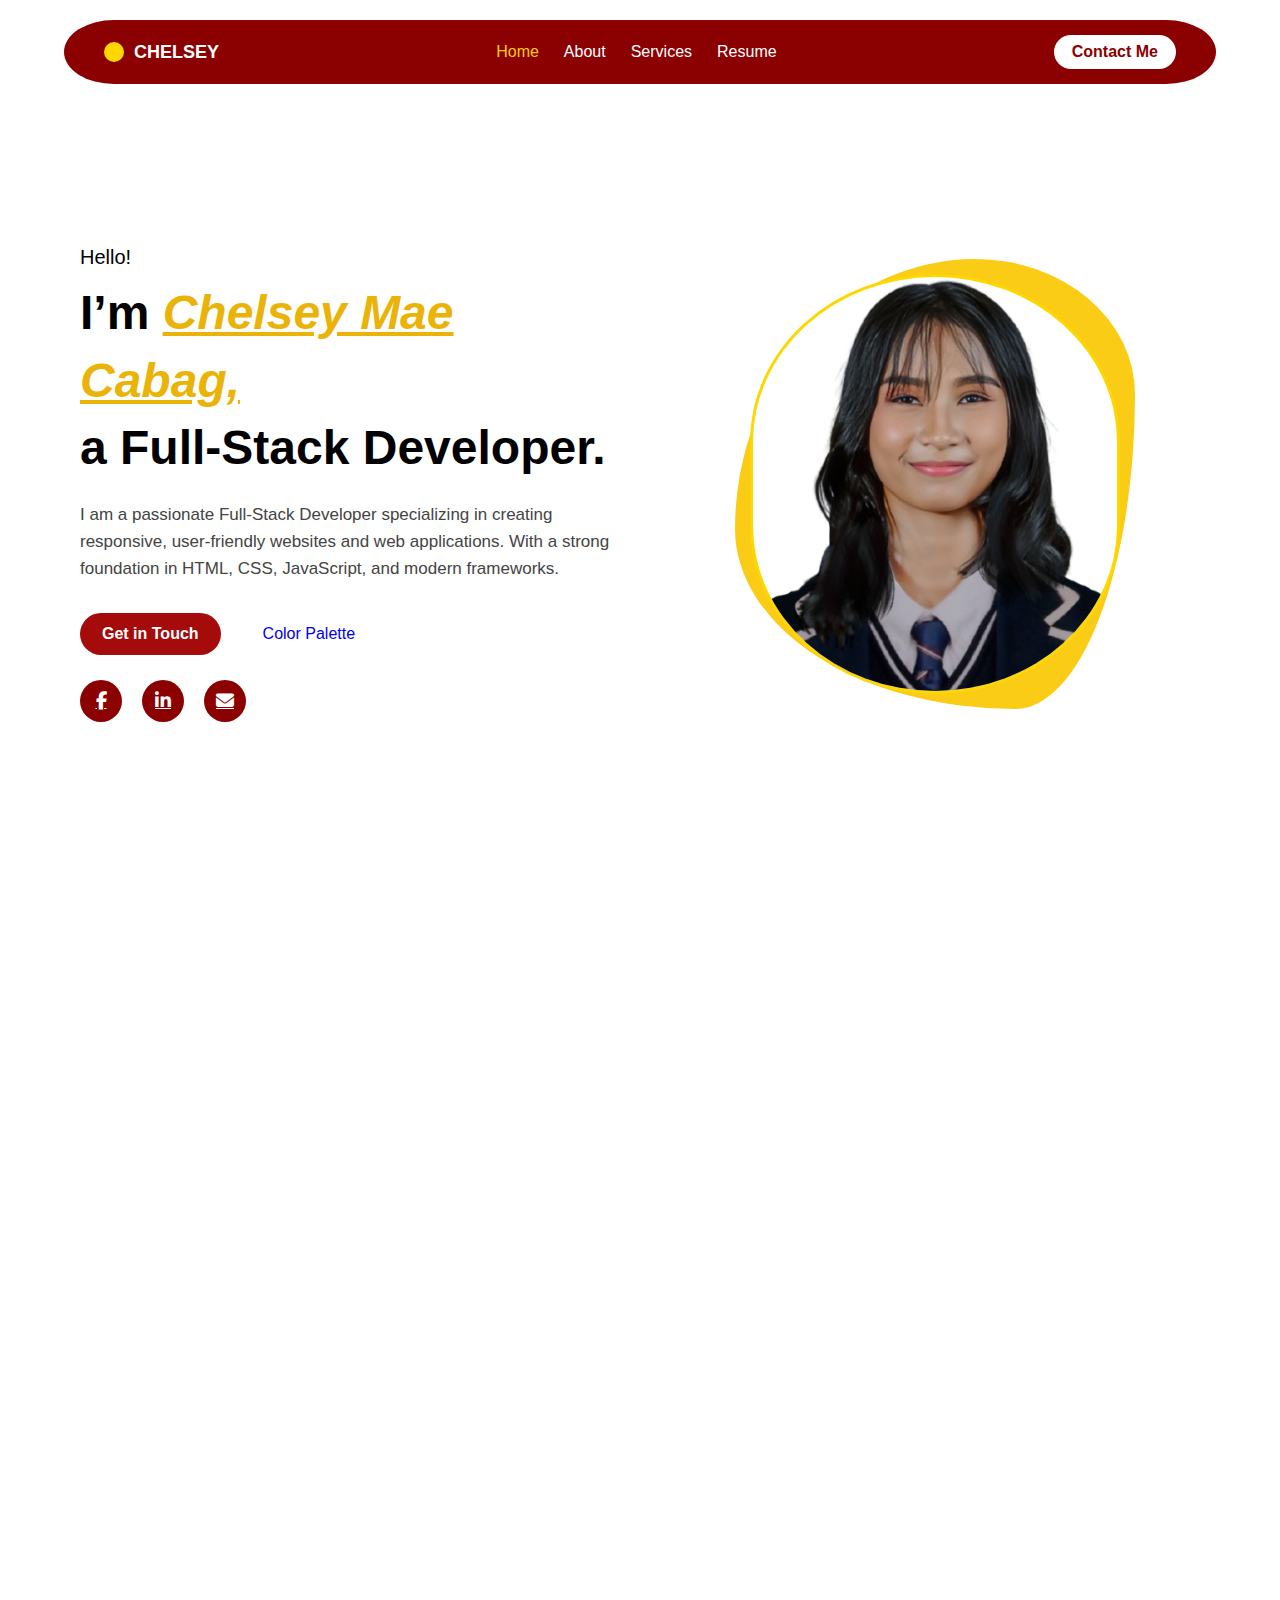
<file: index.html>
<!DOCTYPE html>
<html lang="en">
<head>
  <meta charset="UTF-8" />
  <meta name="viewport" content="width=device-width, initial-scale=1.0"/>
  <title>Portfolio | Chelsey Mae Cabag</title>
  <link rel="stylesheet" href="style.css" />
  <link rel="stylesheet" href="https://cdnjs.cloudflare.com/ajax/libs/font-awesome/6.4.0/css/all.min.css">

  <style>
    html, body {
      scroll-behavior: smooth;
      overflow-x: hidden;
    }

    /* ABOUT SECTION */
    #about {
      background: linear-gradient(135deg, #c62828 0%, #8e0000 100%);
      color: #fff;
      min-height: 100vh;
      padding: 80px 20px;
      display: flex;
      align-items: center;
      justify-content: center;
    }

    .about-content {
      max-width: 1200px;
      display: flex;
      align-items: center;
      justify-content: center;
      gap: 60px;
      flex-wrap: wrap;
    }

    .about .profile-container {
      position: relative;
      width: 380px;
      height: 420px;
    }

    .about .blob {
      position: absolute;
      top: 0;
      left: 0;
      width: 100%;
      height: 100%;
      background-color: #facc15;
      border-radius: 60% 40% 30% 70% / 60% 30% 70% 40%;
      transition: border-radius 0.3s ease;
    }

    .about .ellipse-border {
      position: absolute;
      top: 15px;
      left: 15px;
      width: 350px;
      height: 390px;
      overflow: hidden;
      border: 3px solid gold;
      border-radius: 50% / 40%;
      background: white;
      z-index: 2;
    }

    .about .ellipse-border img {
      width: 100%;
      height: 100%;
      object-fit: cover;
    }

    .about .text-section {
      max-width: 600px;
    }

    .about .description {
      color: rgba(255, 255, 255, 0.9);
      font-size: 1.1rem;
      line-height: 1.8;
      text-align: justify;
    }
    .text-section {
       max-width: 600px;
      text-align: left;
    }

    .text-section .cta-button {
      display: inline-block;
      margin-top: 20px;
      margin-left: 0; 
    }

    .cta-button {
      display: inline-block;
      padding: 12px 35px;
      background: #ffd54f;
      color: #c62828;
      font-weight: 600;
      text-decoration: none;
      border-radius: 30px;
      margin-top: 20px;
      transition: 0.3s ease;
    }

    .cta-button:hover {
      background: #ffeb3b;
      transform: translateY(-3px);
    }

    .social-links {
      display: flex;
      gap: 20px;
      margin-top: 20px;
    }

    .social-links a {
      width: 45px;
      height: 45px;
      display: flex;
      align-items: center;
      justify-content: center;
      background: rgba(255, 255, 255, 0.15);
      border-radius: 10px;
      color: #fff;
      font-size: 1.3rem;
      transition: 0.3s ease;
    }

    .social-links a:hover {
      transform: translateY(-5px);
    }

    .social-links a.facebook:hover { background: #3b5998; }
    .social-links a.linkedin:hover { background: #0077b5; }
    .social-links a.gmail:hover { background: #ea4335; }
  </style>
</head>

<body>

  <!-- HEADER -->
  <header>
    <div class="logo">
      <div class="circle"></div>
      <span>CHELSEY</span>
    </div>
    <nav>
      <a href="#home" class="active">Home</a>
      <a href="#about">About</a>
      <a href="#services">Services</a>
      <a href="#resume">Resume</a>
    </nav>
    <a href="contact.html" class="contact-btn">Contact Me</a>
  </header>

  <section id="home" class="hero">
    <div class="hero-text">
      <p class="hello">Hello!</p>
      <h1>I’m <span class="name">Chelsey Mae Cabag,</span><br/>a Full-Stack Developer.</h1>
      <p class="description">
        I am a passionate Full-Stack Developer specializing in creating responsive, user-friendly websites and web applications. 
        With a strong foundation in HTML, CSS, JavaScript, and modern frameworks.
      </p>
      <div class="buttons">
        <a href="contact.html" class="btn primary">Get in Touch</a>
        <a href="bgcolorchanger.html" class="btn secondary">Color Palette</a>
      </div>
      <div class="social-icons">
        <a href="https://facebook.com/" target="_blank"><i class="fab fa-facebook-f"></i></a>
        <a href="https://linkedin.com/" target="_blank"><i class="fab fa-linkedin-in"></i></a>
         <a href="mailto:chelsey@example.com"><i class="fas fa-envelope"></i></a>
</div>
    </div>

    <div class="hero-image">
      <div class="image-container">
        <div class="blob"></div>
        <div class="ellipse-border">
          <img src="formalpic.png" alt="Chelsey Mae Cabag" />
        </div>
      </div>
    </div>
  </section>
 <!-- ABOUT SECTION -->
   <section id="about" class="about-section">
    <div class="about-container">
      <h1 class="about-title">Skills & Expertise</h1>

      <div class="skills-grid">
        <div class="skill-box">
          <i class="fa-solid fa-code skill-icon"></i>
          <h3>Languages</h3>
          <p>C, Java, HTML, CSS, JavaScript, PHP</p>
        </div>
        <div class="skill-box">
          <i class="fa-solid fa-layer-group skill-icon"></i>
          <h3>Frameworks & Libraries</h3>
          <p>React, Node.js, Express</p>
        </div>
        <div class="skill-box">
          <i class="fa-solid fa-database skill-icon"></i>
          <h3>Databases</h3>
          <p>MySQL, Firebase</p>
        </div>
        <div class="skill-box">
          <i class="fa-solid fa-tools skill-icon"></i>
          <h3>Tools</h3>
          <p>Git, VS Code, Figma, Adobe Photoshop</p>
        </div>
      </div>

      <p class="about-description">
        I enjoy working with modern web technologies, building dynamic interfaces, 
        and solving real-world problems through clean and scalable code. Whether it’s designing 
        engaging user interfaces or developing powerful backend systems, I aim to deliver 
        solutions that combine creativity with functionality.
      </p>
    </div>
  </section>
  <!-- SERVICES SECTION -->
<section id="services" class="services-section">
  <div class="bg-shapes">
    <div class="shape"></div>
    <div class="shape"></div>
    <div class="shape"></div>
  </div>

  <div class="container">
    <h1>My Services</h1>

    <div class="services-wrapper">
      <div class="service-tag tag-frontend">
        <span class="dot dot-blue"></span>
        <span>Front-end</span>
      </div>

      <div class="service-tag tag-backend">
        <span class="dot dot-black"></span>
        <span>Back-end</span>
      </div>

      <div class="service-tag tag-graphics">
        <span class="dot dot-gold"></span>
        <span>Graphics Design</span>
      </div>

      <div class="service-tag tag-uiux">
        <span class="dot dot-pink"></span>
        <span>UI/UX Design</span>
      </div>

      <div class="center-text">
        I build complete, responsive, and high-performing websites from start to finish.
      </div>
    </div>
  </div>
</section>

</body>
</html>
</file>
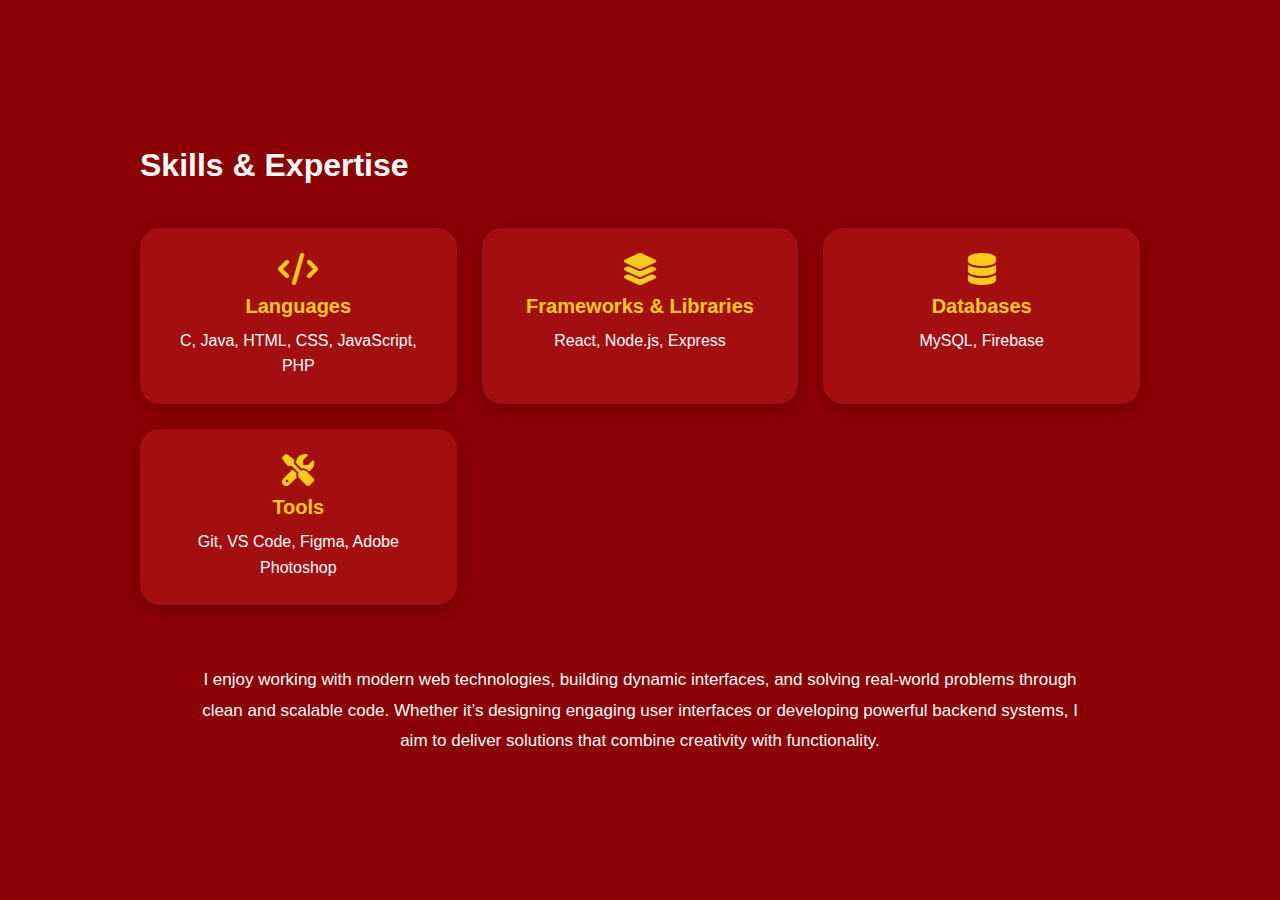
<file: about.html>
<!DOCTYPE html>
<html lang="en">
<head>
  <meta charset="UTF-8" />
  <meta name="viewport" content="width=device-width, initial-scale=1.0" />
  <title>About | Chelsey Mae Cabag</title>
  <link rel="stylesheet" href="style.css" /> 
  <link rel="stylesheet" href="https://cdnjs.cloudflare.com/ajax/libs/font-awesome/6.4.0/css/all.min.css">
</head>


  <section id="about" class="about-section">
    <div class="about-container">
      <h1 class="about-title">Skills & Expertise</h1>

      <div class="skills-grid">
        <div class="skill-box">
          <i class="fa-solid fa-code skill-icon"></i>
          <h3>Languages</h3>
          <p>C, Java, HTML, CSS, JavaScript, PHP</p>
        </div>
        <div class="skill-box">
          <i class="fa-solid fa-layer-group skill-icon"></i>
          <h3>Frameworks & Libraries</h3>
          <p>React, Node.js, Express</p>
        </div>
        <div class="skill-box">
          <i class="fa-solid fa-database skill-icon"></i>
          <h3>Databases</h3>
          <p>MySQL, Firebase</p>
        </div>
        <div class="skill-box">
          <i class="fa-solid fa-tools skill-icon"></i>
          <h3>Tools</h3>
          <p>Git, VS Code, Figma, Adobe Photoshop</p>
        </div>
      </div>

      <p class="about-description">
        I enjoy working with modern web technologies, building dynamic interfaces, 
        and solving real-world problems through clean and scalable code. Whether it’s designing 
        engaging user interfaces or developing powerful backend systems, I aim to deliver 
        solutions that combine creativity with functionality.
      </p>
    </div>
  </section>
</body>
</html>
</file>
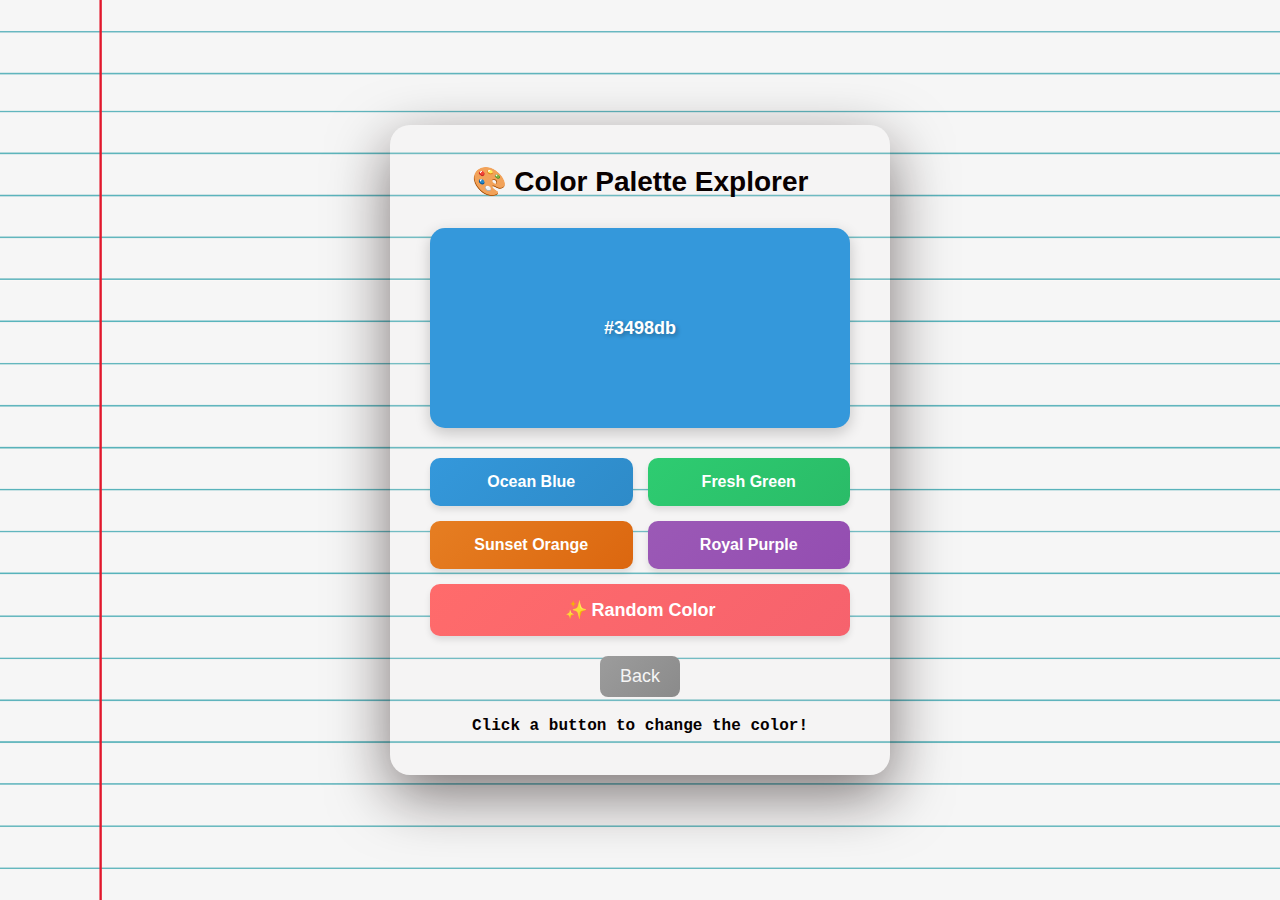
<file: bgcolorchanger.html>
<!DOCTYPE html>
<html lang="en">
<head>
    <meta charset="UTF-8">
    <meta name="viewport" content="width=device-width, initial-scale=1.0">
    <title>Color Palette</title>
    <style>
        * {
            margin: 0;
            padding: 0;
            box-sizing: border-box;
        }

        body {
            font-family: 'Segoe UI', Tahoma, Geneva, Verdana, sans-serif;
            background: url(paper.jpg) no-repeat center center/cover;
            min-height: 100vh;
            display: flex;
            justify-content: center;
            align-items: center;
            padding: 20px;
        }

        .container {
            background: rgba(240, 230, 230, 0.129);
            border: #060000;
            border-radius: 20px;
            padding: 40px;
            box-shadow: 0 20px 60px rgba(20, 7, 7, 0.541);
            max-width: 500px;
            width: 100%;
        }

        h1 {
            text-align: center;
            color: #090000;
            margin-bottom: 30px;
            font-size: 28px;
        }

        .color-box {
            width: 100%;
            height: 200px;
            background-color: #3498db;
            border-radius: 15px;
            margin-bottom: 30px;
            transition: all 0.4s ease;
            box-shadow: 0 5px 15px rgba(0, 0, 0, 0.2);
            display: flex;
            justify-content: center;
            align-items: center;
            color: white;
            font-size: 18px;
            font-weight: bold;
            text-shadow: 2px 2px 4px rgba(0, 0, 0, 0.3);
        }

        .button-container {
            display: grid;
            grid-template-columns: repeat(2, 1fr);
            gap: 15px;
        }

        button {
            padding: 15px 25px;
            font-size: 16px;
            font-weight: 600;
            border: none;
            border-radius: 10px;
            cursor: pointer;
            transition: background-position 0.45s ease, transform 0.25s ease, box-shadow 0.25s ease, color 0.2s ease, opacity 0.2s ease;
            color: white;
            box-shadow: 0 4px 6px rgba(0, 0, 0, 0.1);
            background-size: 200% 100%;
            background-position: left center;
        }

        button:hover {
            transform: translateY(-4px);
            box-shadow: 0 8px 18px rgba(0, 0, 0, 0.18);
            background-position: right center;
        }

        button:active {
            transform: translateY(0);
            box-shadow: 0 6px 12px rgba(0, 0, 0, 0.15);
        }

        .btn-blue {
            background-image: linear-gradient(135deg, #3498db, #2980b9);
        }

        .btn-green {
            background-image: linear-gradient(135deg, #2ecc71, #27ae60);
        }

        .btn-orange {
            background-image: linear-gradient(135deg, #e67e22, #d35400);
        }

        .btn-purple {
            background-image: linear-gradient(135deg, #9b59b6, #8e44ad);
        }

        .btn-random {
            grid-column: 1 / -1;
            background-image: linear-gradient(135deg, #ff6b6b, #ee5a6f);
            font-size: 18px;
        }

        .btn.back {
            display: block;
            margin: 20px auto 10px;
            padding: 10px 20px;
            background-image: linear-gradient(135deg, #9c9c9c, #7f7f7f);
            color: #f5f5f5;
            text-decoration: none;
            font-size: 18px;
            border-radius: 8px;
            transition: background-position 0.45s ease, transform 0.25s ease, box-shadow 0.25s ease;
            text-align: center;
            width: fit-content;
            background-size: 200% 100%;
            background-position: left center;
        }

        .btn.back:hover {
            transform: translateY(-4px);
            box-shadow: 0 8px 18px rgba(0,0,0,0.18);
            background-position: right center;
        }

        .color-code {
            text-align: center;
            font-weight: bold;
            margin-top: 20px;
            font-size: 16px;
            color: #060000;
            font-family: 'Courier New', monospace;
        }
    </style>
</head>
<body>
    <div class="container">
        <h1>🎨 Color Palette Explorer</h1>
        
        <div class="color-box" id="colorBox">
            #3498db
        </div>

        <div class="button-container">
            <button class="btn-blue" onclick="changeColor('#3498db')">Ocean Blue</button>
            <button class="btn-green" onclick="changeColor('#2ecc71')">Fresh Green</button>
            <button class="btn-orange" onclick="changeColor('#e67e22')">Sunset Orange</button>
            <button class="btn-purple" onclick="changeColor('#9b59b6')">Royal Purple</button>
            <button class="btn-random" onclick="randomColor()">✨ Random Color</button>
        </div>

        <a href="index.html" class="btn back">Back</a>

        <div class="color-code" id="colorCode">
            Click a button to change the color!
        </div>
    </div>

    <script>
        const colorBox = document.getElementById('colorBox');
        const colorCode = document.getElementById('colorCode');

        function changeColor(color) {
            colorBox.style.backgroundColor = color;
            colorBox.textContent = color;
            colorCode.textContent = `Current color: ${color}`;
        }

        function randomColor() {
            const r = Math.floor(Math.random() * 256);
            const g = Math.floor(Math.random() * 256);
            const b = Math.floor(Math.random() * 256);
            const hexColor = '#' + [r, g, b].map(x => {
                const hex = x.toString(16);
                return hex.length === 1 ? '0' + hex : hex;
            }).join('');
            
            changeColor(hexColor);
        }
    </script>
</body>
</html>
</file>
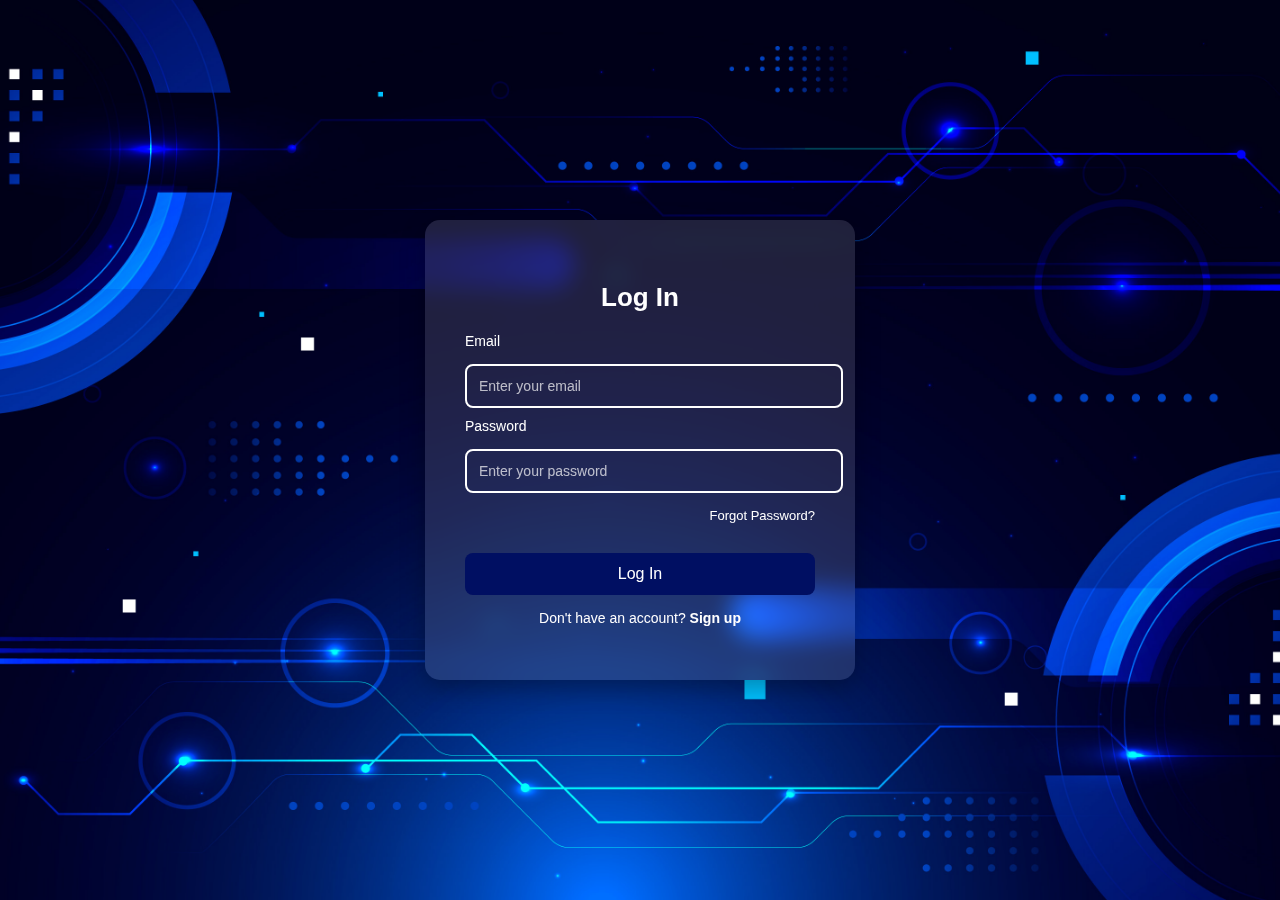
<file: login.html>
<!DOCTYPE html>
<html lang="en">
<head>
  <meta charset="UTF-8">
  <meta name="viewport" content="width=device-width, initial-scale=1.0">
  <title>Login Page</title>
  <link rel="stylesheet" href="styles.css">
</head>
<body>
  <div class="container">
    <!-- Left: Login Form -->
    <div class="form-container">
      <h2>Log In</h2>
      <form>
  <label for="email">Email</label>
  <input type="email" id="email" placeholder="Enter your email">

  <label for="password">Password</label>
  <input type="password" id="password" placeholder="Enter your password">

  <div class="forgot-password">
    <a href="forgotpass.html">Forgot Password?</a>
  </div>

  <button class="btn">Log In</button>

  <div class="alt">
    <p>Don't have an account? <a href="registration.html">Sign up</a></p>
  </div>
</form>
    </div>
  </div>
</body>
</html>
</file>
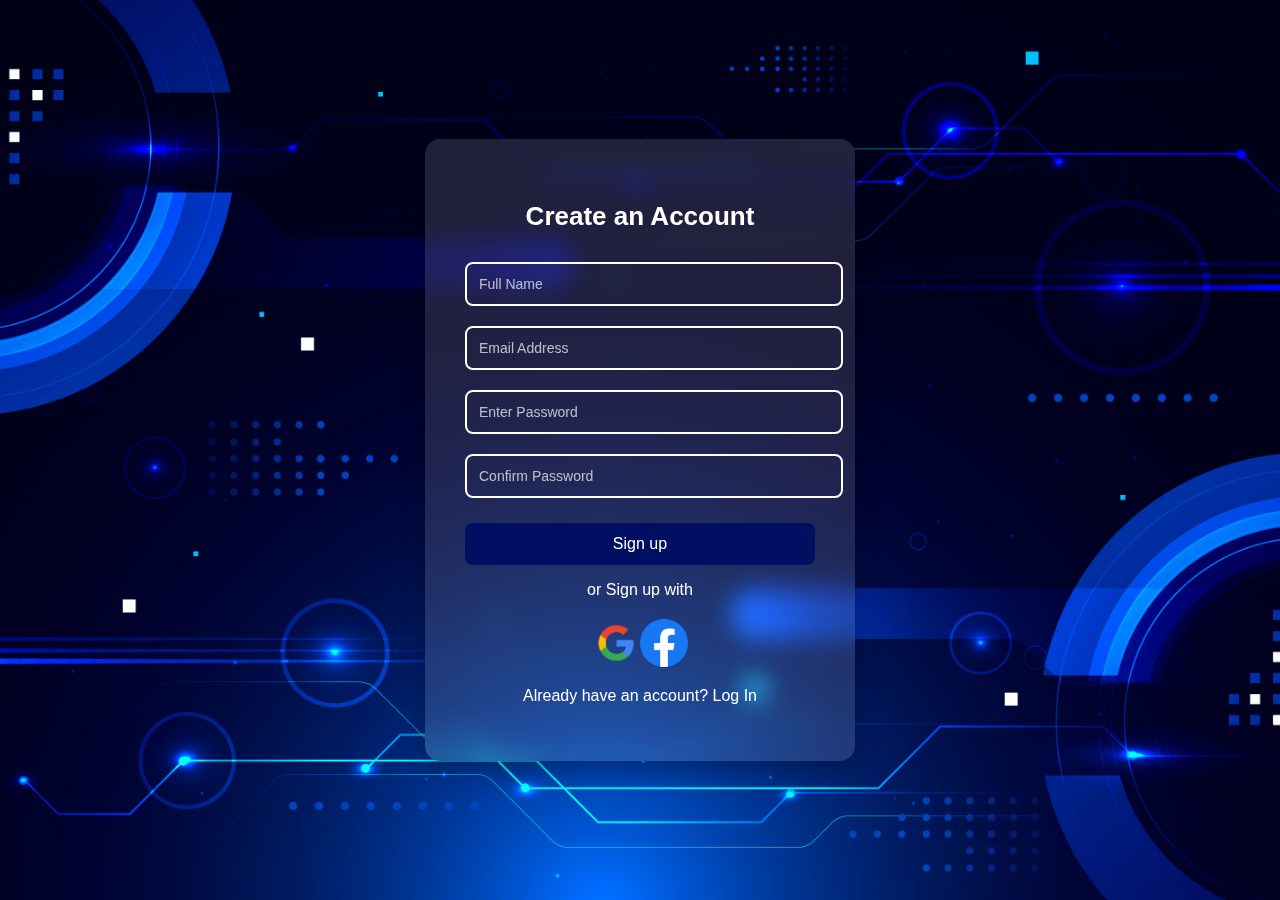
<file: registration.html>
<!DOCTYPE html>
<html lang="en">
<head>
  <meta charset="UTF-8">
  <meta name="viewport" content="width=device-width, initial-scale=1.0">
  <title>Register</title>
  <link rel="stylesheet" href="styles.css">
</head>
<body>
    <!-- Right: Registration Form -->
    <div class="form-container">
      <h2>Create an Account</h2>
      <form>
        <input type="text" placeholder="Full Name" required>
        <input type="email" placeholder="Email Address" required>
        <input type="password" placeholder="Enter Password" required>
        <input type="password" placeholder="Confirm Password" required>

        <button type="submit" class="btn">Sign up</button>

        <p class="alt-signup">or Sign up with</p>
        <div class="social-login">
  <a href="google-auth.php"><img src="google.png" alt="Google"></a>
  <a href="facebook-auth.php"><img src="fb.png" alt="Facebook"></a>
</div>
    <div class="sign-up">
      <p>Already have an account? <a href="login.html">Log In</a></p>
    </div>
      </form>
    </div>
  </div>
</body>
</html>
</file>
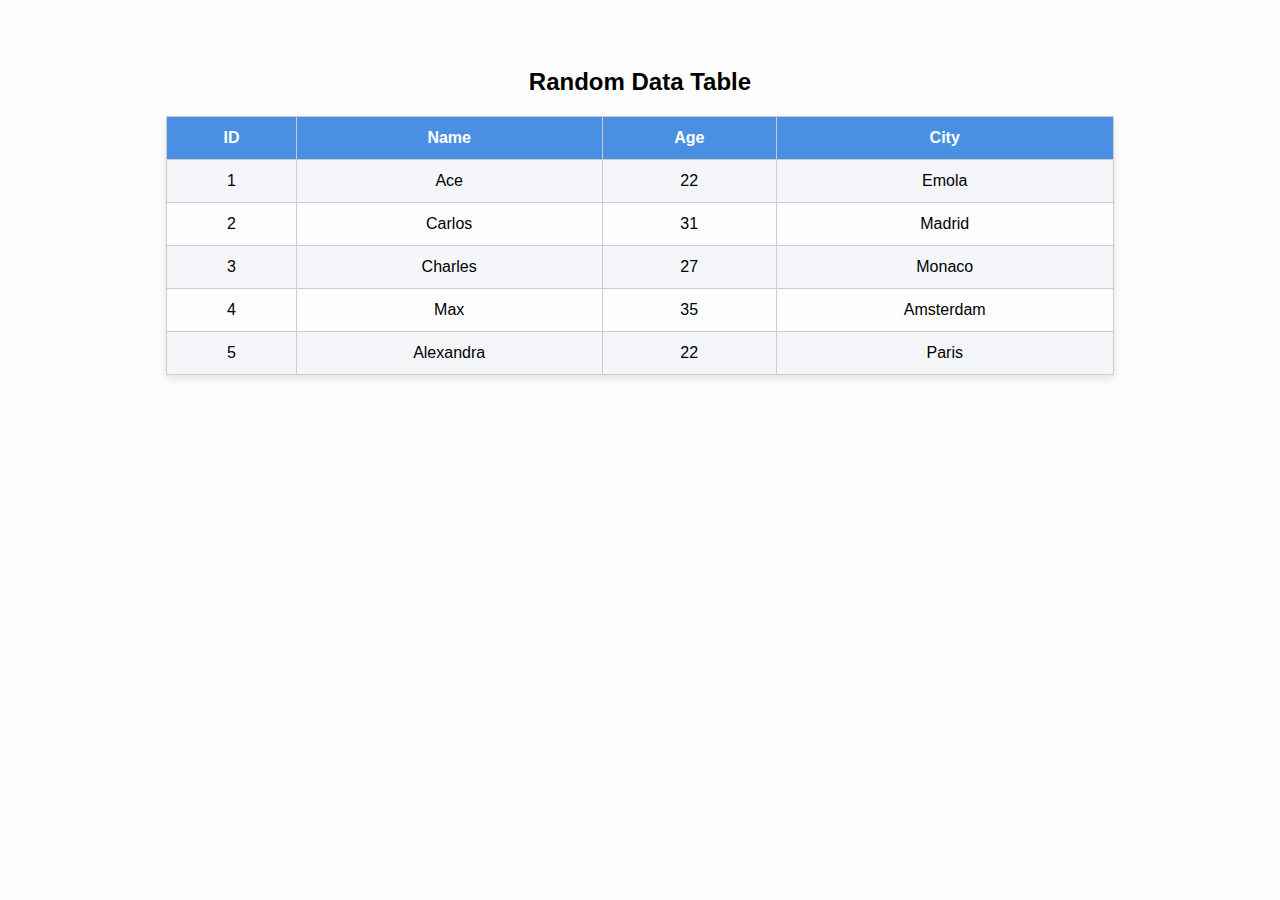
<file: table.html>
<!DOCTYPE html>
<html lang="en">
<head>
  <meta charset="UTF-8">
  <meta name="viewport" content="width=device-width, initial-scale=1.0">
  <title>Random Data Table</title>
  <style>
    body {
      font-family: Arial, sans-serif;
      background: #fdfdfd;
      padding: 40px;
    }
    h2 {
      text-align: center;
      margin-bottom: 20px;
    }
    table {
      width: 80%;
      margin: auto;
      border-collapse: collapse;
      box-shadow: 0 4px 8px rgba(0,0,0,0.1);
    }
    th, td {
      padding: 12px;
      border: 1px solid #ccc;
      text-align: center;
    }
    th {
      background: #4a90e2;
      color: white;
    }
    tr:nth-child(even) {
      background: #f4f6f9;
    }
  </style>
</head>
<body>
  <h2>Random Data Table</h2>
  <table>
    <tr>
      <th>ID</th>
      <th>Name</th>
      <th>Age</th>
      <th>City</th>
    </tr>
    <tr><td>1</td><td>Ace</td><td>22</td><td>Emola</td></tr>
    <tr><td>2</td><td>Carlos</td><td>31</td><td>Madrid</td></tr>
    <tr><td>3</td><td>Charles</td><td>27</td><td>Monaco</td></tr>
    <tr><td>4</td><td>Max</td><td>35</td><td>Amsterdam</td></tr>
    <tr><td>5</td><td>Alexandra</td><td>22</td><td>Paris</td></tr>
  </table>
</body>
</html>
</file>
<file: styles.css>
/* Background */
body {
  margin: 0;
  height: 100vh;
  display: flex;
  justify-content: center;
  align-items: center;
  background: url("background.jpg") no-repeat center center/cover;
  font-family: Arial, sans-serif;
}

/* Glassmorphism container */
.form-container {
  background: rgba(255, 255, 255, 0.126);
  backdrop-filter: blur(12px);
  border-radius: 15px;
  padding: 40px;
  width: 350px;
  text-align: center;
  color: #fff;
  box-shadow: 0 8px 25px rgba(0, 0, 0, 0.3);
}

/* Headings */
.form-container h2 {
  margin-bottom: 20px;
  font-size: 26px;
}

/* Labels (Email, Password, etc.) */
form label {
  display: block;
  text-align: left;    /* Align labels left */
  margin-bottom: 5px;
  font-size: 14px;
  color: #ffffff;      /* White text */
  font-weight: 500;
}

/* Inputs */
form input {
  width: 100%;
  padding: 12px;
  margin: 10px 0 10px 0;
  border: 2px solid #fff;    /* White border */
  border-radius: 8px;
  background: transparent;   /* Transparent background */
  outline: none;
  font-size: 14px;
  color: #fff;               /* White text inside */
}

form input::placeholder {
  color: rgba(255, 255, 255, 0.7);
}

/* Forgot password link under password input, aligned right */
.forgot-password {
  display: block;
  text-align: right;
  margin: 5px 0 15px 0;
  font-size: 13px;
}

.forgot-password a {
  color: #ffffff !important;
  text-decoration: none !important;
}

.forgot-password a:hover {
  text-decoration: underline !important;
}

.sign-up a {
  color: #ffffff !important;
  text-decoration: none !important;
}

/* Button */
.btn {
  width: 100%;
  padding: 12px;
  margin-top: 15px;
  border: none;
  border-radius: 8px;
  background: #000f62; 
  color: #ffffff;      
  font-size: 16px;
  cursor: pointer;
  transition: 0.3s;
}

.btn:hover {
  background: #6ab7ef;  
}

/* Alternative text (login/register switch, centered below button) */
.alt {
  margin-top: 15px;
  font-size: 14px;
  text-align: center;    /* Ensure centered */
}

.alt a {
  font-weight: bold;
  color: #ffffff !important;
  text-decoration: none;
}

.alt a:hover {
  text-decoration: underline;
}

/* Social login icons */
.social-login {
  display: flex;
  justify-content: center;
  margin-top: 20px;
}

.social-login img {
  width: 48px;
  height: 48px;
  object-fit: contain;
  cursor: pointer;
  transition: transform 0.2s;
}

.social-login img:hover {
  transform: scale(1.1);
}
</file>
<file: style.css>
/* =========================
   RESET & BASE STYLES
   ========================= */
* {
  margin: 0;
  padding: 0;
  box-sizing: border-box;
  font-family: "Segoe UI", sans-serif;
}

html, body {
  height: 100%;
  overflow-y: auto;
  scroll-behavior: smooth;
  overflow-x: hidden;
}

body {
  background: #ffffff;
  color: #000;
}

/* =========================
   HEADER
   ========================= */
header {
  display: flex;
  align-items: center;
  justify-content: space-between;
  background-color: #8b0000;
  padding: 15px 40px;
  border-radius: 50px / 50%;
  margin: 20px auto;
  width: 90%;
  max-width: 1200px;
}

.logo {
  display: flex;
  align-items: center;
  gap: 10px;
}

.logo .circle {
  width: 20px;
  height: 20px;
  background: gold;
  border-radius: 50%;
}

.logo span {
  font-weight: bold;
  color: white;
  font-size: 18px;
}

nav {
  display: flex;
  gap: 25px;
  flex-wrap: wrap;
}

nav a {
  color: white;
  text-decoration: none;
  font-weight: 500;
  transition: 0.3s;
}

nav a:hover,
nav a.active {
  color: #facc15;
}

.contact-btn {
  background: white;
  color: #8b0000;
  padding: 8px 18px;
  border-radius: 25px;
  font-weight: bold;
  text-decoration: none;
  transition: 0.3s;
}

.contact-btn:hover {
  background: #facc15;
  color: #8b0000;
}

/* =========================
   HERO SECTION
   ========================= */
.hero {
  height: 100vh;
  display: flex;
  justify-content: space-between;
  align-items: center;
  padding: 80px 100px;
  gap: 60px;
  flex-wrap: wrap;
  background: #fff;
  color: #000;
  overflow: hidden;
  position: relative;
  padding: 0 80px;
}

.hero-text {
  flex: 1;
  min-width: 300px;
  max-width: 600px;
  flex-direction: column;
  justify-content: center;
  transform: translateY(-70px);
}

.hello {
  font-size: 20px;
  margin-bottom: 10px;
}

h1 {
  font-size: 48px;
  font-weight: bold;
  margin-bottom: 20px;
  line-height: 1.4;
}

.name {
  color: #eab308;
  font-style: italic;
  font-weight: bold;
  text-decoration: underline;
}

.description {
  font-size: 17px;
  color: #444;
  line-height: 1.6;
  margin-bottom: 30px;
}

/* BUTTONS */
.buttons {
  display: flex;
  gap: 20px;
  flex-wrap: wrap;
}

.btn {
  padding: 12px 22px;
  border-radius: 25px;
  font-weight: 500;
  text-decoration: none;
  font-size: 16px;
  transition: 0.3s;
}

.primary {
  background: #a50b0b;
  color: #ffffff;
  font-weight: bold;
}

.primary:hover {
  background: #ffd633;
  transform: translateY(-3px);
}

/* SOCIAL ICONS */
.social-icons {
  margin-top: 25px;
  display: flex;
  align-items: center;
  gap: 20px;
}

.social-icons a {
  display: flex;
  align-items: center;
  justify-content: center;
  width: 42px;
  height: 42px;
  background-color: #8b0000;
  color: white;
  border-radius: 50%;
  font-size: 18px;
  transition: 0.3s;
}

.social-icons a:hover {
  background-color: #facc15;
  color: #8b0000;
  transform: scale(1.1);
}

/* HERO IMAGE */
.hero-image {
  flex: 1;
  display: flex;
  justify-content: center;
  align-items: center;
  transform: translateY(-70px);
}

.image-container {
  position: relative;
  width: 400px;
  height: 450px;
}

.blob {
  position: absolute;
  top: 0;
  left: 0;
  width: 100%;
  height: 100%;
  background-color: #facc15;
  border-radius: 60% 40% 30% 70% / 60% 30% 70% 40%;
  z-index: 1;
}

.ellipse-border {
  position: absolute;
  top: 15px;
  left: 15px;
  width: 370px;
  height: 420px;
  overflow: hidden;
  border: 3px solid gold;
  border-radius: 50% / 40%;
  background: white;
  z-index: 2;
}

.ellipse-border img {
  width: 100%;
  height: 100%;
  object-fit: cover;
}

/* =========================
   ABOUT SECTION
   ========================= */
.about-section {
  background-color: #8b0000;
  color: #fff;
  min-height: 100vh;
  padding: 100px 60px;
  display: flex;
  justify-content: center;
  align-items: center;
  text-align: center;
}

.about-container {
  max-width: 1000px;
  width: 100%;
}

.about-title {
  font-size: 32px;
  font-weight: 700;
  text-align: left;
  margin-bottom: 40px;
  color: #fff;
}

/* Skills Grid */
.skills-grid {
  display: grid;
  grid-template-columns: repeat(auto-fit, minmax(280px, 1fr));
  gap: 25px;
  margin-bottom: 60px;
}

.skill-box {
  background-color: #a30e0e;
  border-radius: 20px;
  padding: 25px;
  box-shadow: 0 4px 15px rgba(0, 0, 0, 0.2);
  transition: transform 0.3s ease, background 0.3s ease;
}

.skill-box:hover {
  transform: translateY(-5px);
  background-color: #b51212;
}

.skill-box i {
  font-size: 32px;
  color: #facc15;
  margin-bottom: 10px;
  display: block;
}

.skill-box h3 {
  color: #facc15;
  font-size: 20px;
  margin-bottom: 10px;
}

.skill-box p {
  font-size: 16px;
  line-height: 1.6;
  color: #fff;
}

/* ABOUT DESCRIPTION */
.about-description {
  max-width: 900px;
  margin: 0 auto;
  font-size: 17px;
  line-height: 1.8;
  color: #fff;
}

/* =========================
   SERVICES SECTION
   ========================= */
.services-section {
  position: relative;
  height: 100vh;
  display: flex;
  align-items: center;
  justify-content: center;
  background: #ffffff;
  overflow: hidden;
  padding: 80px 20px;
}

.services-section .container {
  max-width: 1200px;
  margin: 0 auto;
  position: relative;
  z-index: 2;
  text-align: center;
}

.services-section h1 {
  font-size: 3rem;
  margin-bottom: 80px;
  font-weight: 700;
  background: linear-gradient(135deg, #333 0%, #666 100%);
  -webkit-background-clip: text;
  background-clip: text;
  -webkit-text-fill-color: transparent;
  animation: fadeInScale 1s ease;
}

.services-wrapper {
  position: relative;
  min-height: 500px;
  display: flex;
  align-items: center;
  justify-content: center;
  perspective: 1000px;
}

.center-text {
  text-align: center;
  font-size: 1.8rem;
  line-height: 1.4;
  max-width: 600px;
  z-index: 10;
  position: relative;
  font-weight: 500;
  color: #333;
}

.service-tag {
  position: absolute;
  display: inline-flex;
  align-items: center;
  gap: 14px;
  padding: 14px 28px;
  background: #fff;
  border: 2px solid #eee;
  border-radius: 50px;
  font-size: 1.1rem;
  font-weight: 600;
  color: #333;
  box-shadow: 0 10px 25px rgba(0, 0, 0, 0.1);
  transition: all 0.4s ease;
  cursor: default;
}

.service-tag:hover {
  transform: translateY(-10px) scale(1.05);
  border-color: #FFD700;
}

.service-tag .dot {
  width: 20px;
  height: 20px;
  border-radius: 50%;
}

.tag-frontend { top: 15%; left: 10%; }
.tag-backend { top: 15%; right: 10%; }
.tag-graphics { bottom: 15%; left: 10%; }
.tag-uiux { bottom: 15%; right: 10%; }

.dot-blue { background: #007AFF; }
.dot-black { background: #111; }
.dot-gold { background: #FFD700; }
.dot-pink { background: #FF69B4; }

.bg-shapes {
  position: absolute;
  top: 0;
  left: 0;
  width: 100%;
  height: 100%;
  overflow: hidden;
  pointer-events: none;
  z-index: 0;
}

.bg-shapes .shape {
  position: absolute;
  background: rgba(102, 126, 234, 0.05);
  border-radius: 50%;
  animation: floating 20s ease-in-out infinite;
}

.bg-shapes .shape:nth-child(1) {
  width: 300px;
  height: 300px;
  top: 10%;
  left: 15%;
}

.bg-shapes .shape:nth-child(2) {
  width: 200px;
  height: 200px;
  bottom: 10%;
  right: 10%;
  animation-delay: 3s;
}

.bg-shapes .shape:nth-child(3) {
  width: 150px;
  height: 150px;
  top: 70%;
  left: 50%;
  animation-delay: 6s;
}

@keyframes floating {
  0%, 100% { transform: translate(0, 0) scale(1); }
  50% { transform: translate(30px, 30px) scale(1.1); }
}

@keyframes fadeInScale {
  from { opacity: 0; transform: scale(0.9); }
  to { opacity: 1; transform: scale(1); }
}

/* =========================
   RESUME SECTION
   ========================= */
.resume-section {
  background:  #8b0000;
  min-height: 100vh;
  padding: 80px 20px;
}

.resume-container {
  max-width: 900px;
  margin: 0 auto;
}

.resume-header-section {
  text-align: center;
  color: white;
  margin-bottom: 40px;
}

.resume-header-section h1 {
  font-size: 2.5rem;
  margin-bottom: 10px;
}

.resume-header-section p {
  font-size: 1.1rem;
  opacity: 0.9;
}

.download-section {
  background: white;
  padding: 30px;
  border-radius: 15px;
  box-shadow: 0 10px 30px rgba(0,0,0,0.2);
  margin-bottom: 30px;
  text-align: center;
}

.download-section h3 {
  margin-bottom: 20px;
  color: #333;
}

.download-btn {
  display: inline-flex;
  align-items: center;
  gap: 10px;
  background: linear-gradient(135deg, #667eea 0%, #764ba2 100%);
  color: white;
  padding: 15px 40px;
  border-radius: 50px;
  text-decoration: none;
  font-size: 1.1rem;
  font-weight: 600;
  transition: transform 0.3s ease, box-shadow 0.3s ease;
  box-shadow: 0 4px 15px rgba(102, 126, 234, 0.4);
}

.download-btn:hover {
  transform: translateY(-3px);
  box-shadow: 0 6px 20px rgba(102, 126, 234, 0.6);
}

.download-btn i {
  font-size: 1.3rem;
}

.resume-preview {
  background: white;
  padding: 50px;
  border-radius: 15px;
  box-shadow: 0 10px 30px rgba(0,0,0,0.2);
  position: relative;
}

.resume-content {
  max-width: 800px;
  margin: 0 auto;
}

.resume-header {
  text-align: center;
  border-bottom: 3px solid #667eea;
  padding-bottom: 20px;
  margin-bottom: 30px;
}

.resume-header h2 {
  font-size: 2.5rem;
  color: #333;
  margin-bottom: 5px;
}

.resume-header .title {
  font-size: 1.2rem;
  color: #667eea;
  font-weight: 600;
  margin-bottom: 15px;
}

.contact-info {
  display: flex;
  justify-content: center;
  gap: 20px;
  flex-wrap: wrap;
  font-size: 0.9rem;
  color: #666;
}

.contact-info span {
  display: flex;
  align-items: center;
  gap: 5px;
}

.section {
  margin-bottom: 30px;
}

.section-title {
  font-size: 1.5rem;
  color: #667eea;
  border-bottom: 2px solid #667eea;
  padding-bottom: 10px;
  margin-bottom: 20px;
  display: flex;
  align-items: center;
  gap: 10px;
}

.section-content {
  color: #444;
  line-height: 1.8;
}

.experience-item, .education-item {
  margin-bottom: 25px;
}

.item-header {
  display: flex;
  justify-content: space-between;
  align-items: start;
  margin-bottom: 10px;
  flex-wrap: wrap;
  gap: 10px;
}

.item-title {
  font-size: 1.1rem;
  font-weight: 600;
  color: #333;
}

.item-company {
  color: #667eea;
  font-weight: 500;
}

.item-date {
  color: #888;
  font-size: 0.9rem;
  font-style: italic;
}

.item-description {
  margin-left: 20px;
}

.item-description li {
  margin-bottom: 8px;
  color: #555;
}

.skill-category {
  background: #f8f9fa;
  padding: 15px;
  border-radius: 10px;
  border-left: 4px solid #667eea;
}

.skill-category h4 {
  color: #667eea;
  margin-bottom: 10px;
  font-size: 1rem;
}

.skill-category p {
  color: #666;
  font-size: 0.9rem;
}

/* =========================
   CTA BUTTON
   ========================= */
.cta-button {
  display: inline-block;
  padding: 12px 35px;
  background: #ffd54f;
  color: #c62828;
  font-weight: 600;
  text-decoration: none;
  border-radius: 30px;
  margin-top: 20px;
  transition: 0.3s ease;
}

.cta-button:hover {
  background: #ffeb3b;
  transform: translateY(-3px);
}

/* =========================
   SOCIAL LINKS
   ========================= */
.social-links {
  display: flex;
  gap: 20px;
  margin-top: 20px;
}

.social-links a {
  width: 45px;
  height: 45px;
  display: flex;
  align-items: center;
  justify-content: center;
  background: rgba(255, 255, 255, 0.15);
  border-radius: 10px;
  color: #fff;
  font-size: 1.3rem;
  transition: 0.3s ease;
}

.social-links a:hover {
  transform: translateY(-5px);
}

.social-links a.facebook:hover { 
  background: #3b5998; 
}

.social-links a.linkedin:hover { 
  background: #0077b5; 
}

.social-links a.gmail:hover { 
  background: #ea4335; 
}

/* =========================
   RESPONSIVE DESIGN
   ========================= */
@media print {
  body {
    background: white;
    padding: 0;
  }
  .download-section {
    display: none;
  }
  .resume-preview, 
.resume-preview * {
  color: #000000 !important;  /* dark text */
  opacity: 1 !important;    /* remove transparency */
}
.resume-preview .experience-item,
.resume-preview .education-item,
.resume-preview .skill-category {
  transition: none !important;
}
.resume-preview h1, h2, h3, h4, p, li, span {
  color: #333 !important;
}

  }

@media (max-width: 768px) {
  .about-section {
    padding: 60px 25px;
  }

  .about-title {
    font-size: 28px;
  }

  .about-description {
    font-size: 15px;
  }

  .resume-header-section h1 {
    font-size: 2rem;
  }

  .resume-preview {
    padding: 30px 20px;
  }

  .resume-header h2 {
    font-size: 2rem;
  }

  .item-header {
    flex-direction: column;
  }

  .hero {
    padding: 40px 20px;
  }

  h1 {
    font-size: 36px;
  }

  .service-tag {
    font-size: 0.9rem;
    padding: 10px 20px;
  }

  .tag-frontend { top: 5%; left: 5%; }
  .tag-backend { top: 5%; right: 5%; }
  .tag-graphics { bottom: 5%; left: 5%; }
  .tag-uiux { bottom: 5%; right: 5%; }
}
</file>
